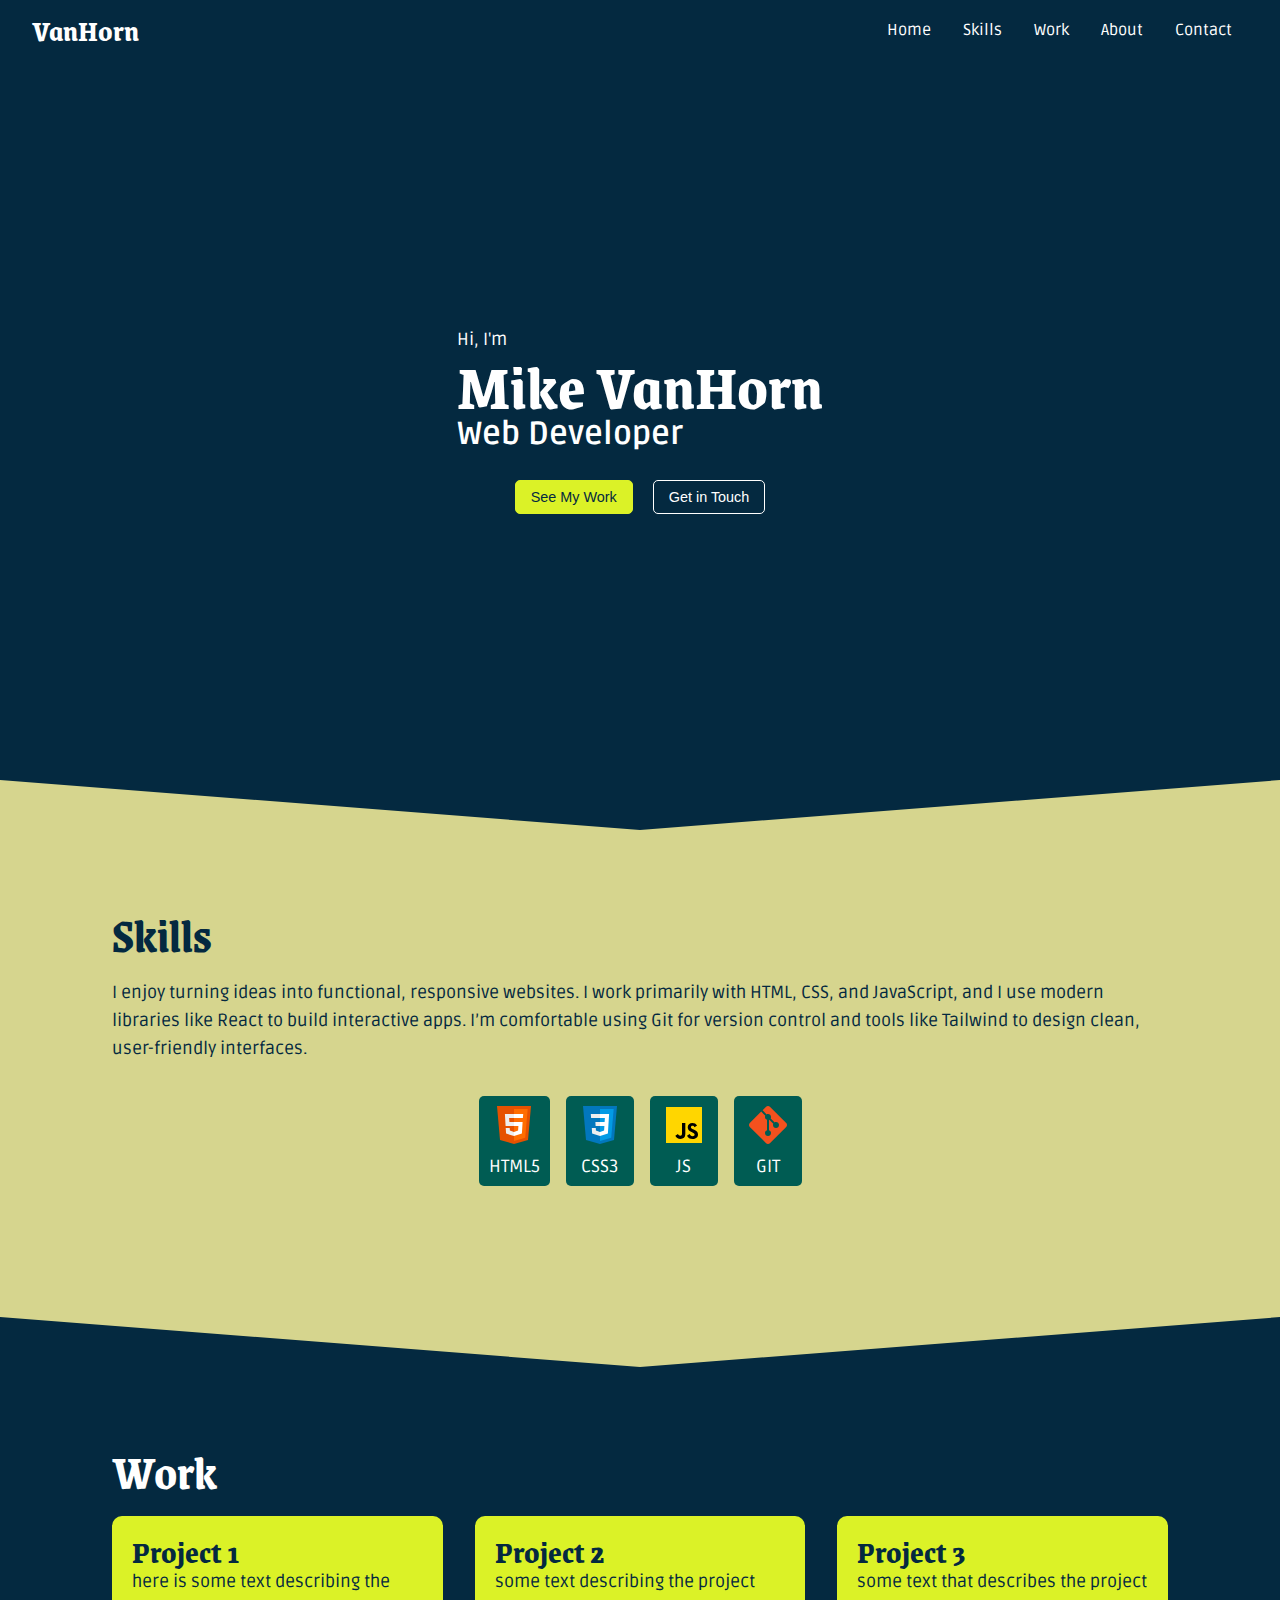
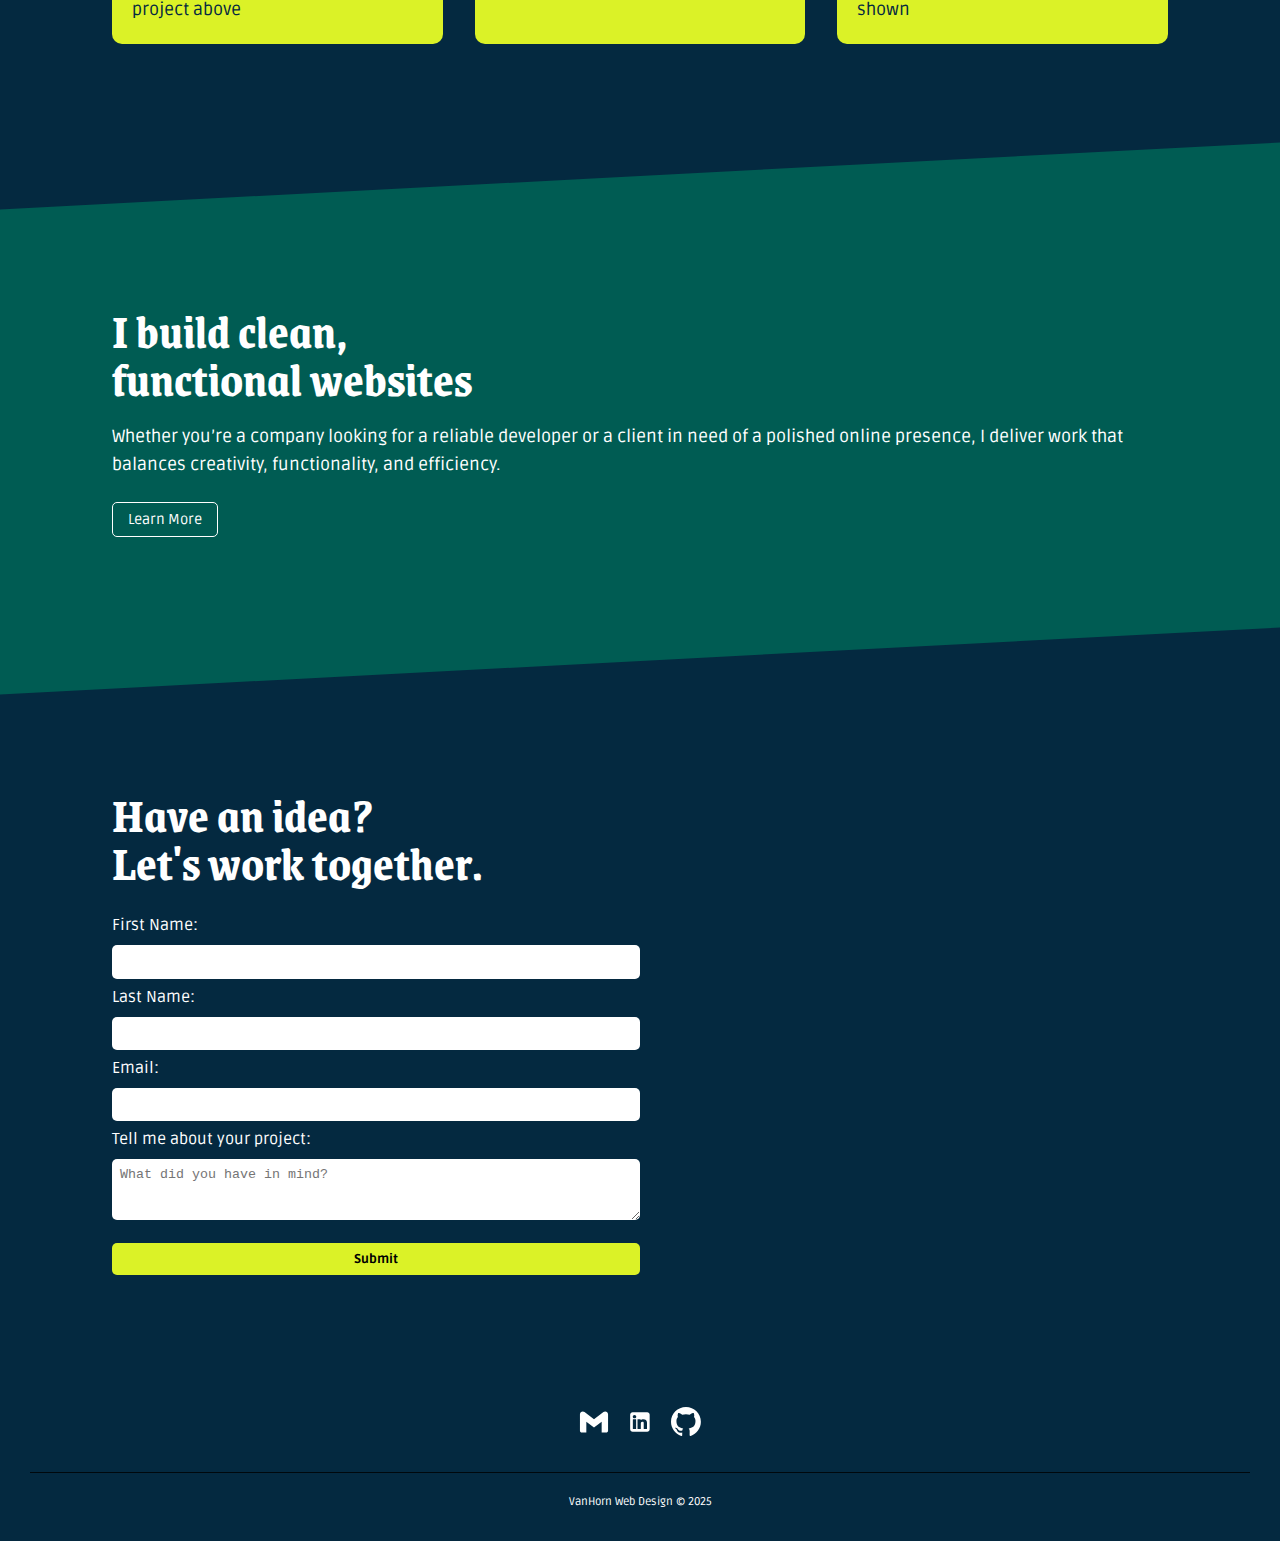
<file: index.html>
<!DOCTYPE html>
<html lang="en">
<head>
    <meta charset="UTF-8">
    <meta name="viewport" content="width=device-width, inital-scale=1.0">
    <meta name="description" content="Portfolio">
 <link rel="stylesheet" href="styles.css">
 <link rel="preconnect" href="https://fonts.googleapis.com">
<link rel="preconnect" href="https://fonts.gstatic.com" crossorigin>
<link href="https://fonts.googleapis.com/css2?family=Ruda:wght@400..900&display=swap" rel="stylesheet">
<link href="https://fonts.googleapis.com/css2?family=Grenze:ital,wght@0,100;0,200;0,300;0,400;0,500;0,600;0,700;0,800;0,900;1,100;1,200;1,300;1,400;1,500;1,600;1,700;1,800;1,900&display=swap" rel="stylesheet">
 <script src="script.js" defer></script>
 <title>VanHorn | Web Dev</title>
</head>
    <body> 
        <nav class="navbar">
            <div class="navbar-container">
                <a href="index.html" class="navbar-logo">VanHorn</a>
                <button class="navbar-toggle">
                    <span class="bar"></span>
                    <span class="bar"></span>
                    <span class="bar"></span>
                </button>
                <div class="overlay"></div>
            <ul class="navbar-menu">
                <li><a class="active" href="index.html">Home</a></li>
                <li><a href="#skills">Skills</a></li>
                <li><a href="#work">Work</a></li>
                <li><a href="about.html">About</a></li>
                <li><a href="#contact-form">Contact</a></li>
            </ul>
            </iv>
        </nav>

    <div id="content">
        <section id="header">
            <div id="wrapper"> 
            <div class="intro-container">
                <p>Hi, I'm</p>
                <h1>Mike VanHorn</h1>
                <h4>Web Developer</h4>
            </div> <!--end of .intro-->
            <div class="hero-buttons">
                <button class="btn">See My Work</button>
                <button class="btn-2">Get in Touch</button>
            </div><!--end of hero-buttons-->
            </div><!--end of wrapper-->
        </section> <!--end of header-->

    <section id="skills">
        <div id="wrapper">
        <div class="skills-text">
            <h2>Skills</h2>
            <p>I enjoy turning ideas into functional, responsive websites. I work primarily with HTML, CSS, and JavaScript, and I use modern libraries like React to build interactive apps. I’m comfortable using Git for version control and tools like Tailwind to design clean, user-friendly interfaces.</p>
        </div>
            <ul class="skill-map">
                <li class="tag"><img src="assets/icons8-html5.svg" alt="html5"></img><p>HTML5</p></li>
                <li class="tag"><img src="assets/icons8-css3.svg" alt="css3"><p>CSS3</p></li>
                <li class="tag"><img src="assets/icons8-javascript.svg" alt="js"><p>JS</p></li>
                <li class="tag"><img src="assets/icons8-git.svg" alt="git"><p>GIT</p></li>
            </ul>
            </div> <!--end wrapper-->
    </section> <!--end of skills-->

    <section id="work">
        <div id="wrapper">
        <h2>Work</h2>
            <ul class="work-wrapper">
                <a href="#"><li class="card">
                    <h3>Project 1</h3>
                    <p>here is some text describing the project above</p>
                </li></a>
                <a href="#"><li class="card">
                    <h3>Project 2</h3>
                    <p>some text describing the project</p>
                </li></a>
                <a href="#"><li class="card">
                    <h3>Project 3</h3>
                    <p>some text that describes the project shown</p>
                </li></a>
            </ul><!--end of project grid wrapper-->
            </div><!--end of wrapper-->
    </section> <!--end of projects-->

    <section id="hero">
        <div id="wrapper">
        <h2>I build clean,<br>functional websites</h2>
        <p>Whether you’re a company looking for a reliable developer or a client in need of a polished online presence, I deliver work that balances creativity, functionality, and efficiency.</p>
        <a class="btn-3" href="about.html">Learn More</a>
        </div><!--end of wrapper-->
    </section> <!--end of hero-->

    <section id="contact-form">
        <div id="wrapper">
            <h2>Have an idea?<br> Let's work together.</h2>
       <form>
        <fieldset>
            <label for="first-name">First Name:<input id="first-name" type="text" required></input></label>
            <label for="last-name">Last Name:<input id="last-name" type="text" required></input></label>
            <label for="email">Email:<input id="email" type="email" required></input></label>
            <label for="context">Tell me about your project:<textarea id="context" rows="3" cols="30" placeholder="What did you have in mind?"></textarea></label>
            <input type="submit" id="submit" value="Submit">
        </fieldset>
       </form>
       </div>
    </section> <!--end of contact form-->

    <footer>
         <ul class="contact-wrapper">
            <li>
            <a href="mailto:mtvanhorn97@gmail.com"><img class="social" src="assets/gmail.svg" alt="gmail"></img></a>
            </li>
            <li>
                <a target="_blank" href="https://www.linkedin.com/in/michael-vanhorn-5b4b021b4/"><img class="social" src="assets/linkedin.svg" alt="linkedin"></img></a>
            </li>
            <li>
                <a target="_blank" href="https://github.com/vanhorn97"><img     class="social" src="assets/github.svg" alt="github"></a>
            </li>
        </ul>
        <div class="copyright">
            <p>VanHorn Web Design © 2025</p>
        </div>
    </footer>
</div> <!--end of content-->

</body>
</html>
</file>
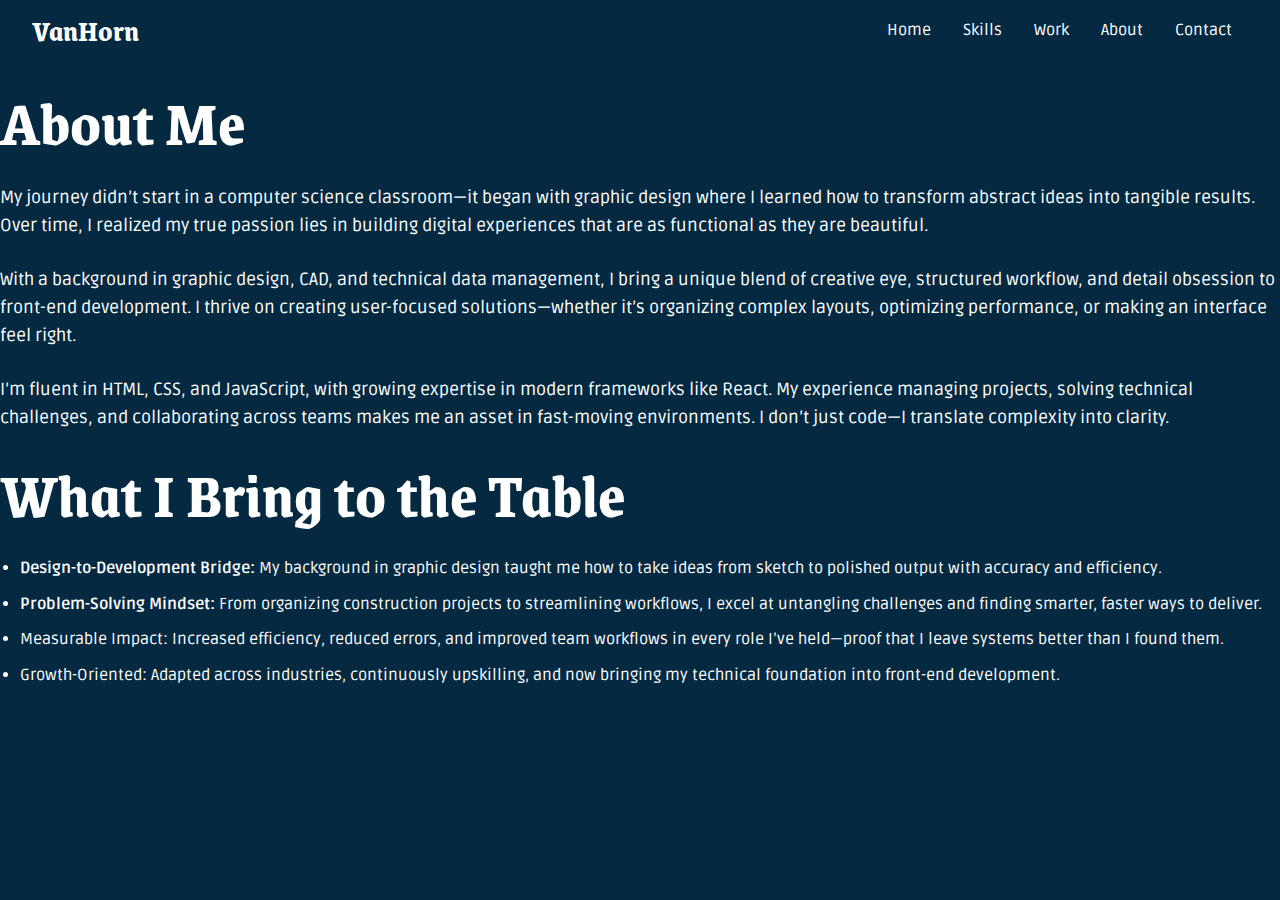
<file: about.html>
<!DOCTYPE html>
<html lang="en">
<head>
    <meta charset="UTF-8">
    <meta name="viewport" content="width=device-width, initial-scale=1.0">
    <link rel="stylesheet" href="styles.css">
    <link rel="preconnect" href="https://fonts.googleapis.com">
<link rel="preconnect" href="https://fonts.gstatic.com" crossorigin>
<link href="https://fonts.googleapis.com/css2?family=Ruda:wght@400..900&display=swap" rel="stylesheet">
<link href="https://fonts.googleapis.com/css2?family=Grenze:ital,wght@0,100;0,200;0,300;0,400;0,500;0,600;0,700;0,800;0,900;1,100;1,200;1,300;1,400;1,500;1,600;1,700;1,800;1,900&display=swap" rel="stylesheet">
 <script src="script.js" defer></script>
    <title>VanHorn | About Me</title>
</head>
<body>
    <nav class="navbar">
            <div class="navbar-container">
                <a href="index.html" class="navbar-logo">VanHorn</a>
                <button class="navbar-toggle">
                    <span class="bar"></span>
                    <span class="bar"></span>
                    <span class="bar"></span>
                </button>
                <div class="overlay"></div>
            <ul class="navbar-menu">
                <li><a class="active" href="index.html">Home</a></li>
                <li><a href="index.html">Skills</a></li>
                <li><a href="index.html">Work</a></li>
                <li><a href="about.html">About</a></li>
                <li><a href="index.html">Contact</a></li>
            </ul>
            </iv>
        </nav>
    <section id="About">
        <div>
            <h1>About Me</h1>
            <p>My journey didn’t start in a computer science classroom—it began with graphic design where I learned how to transform abstract ideas into tangible results. Over time, I realized my true passion lies in building digital experiences that are as functional as they are beautiful.</p><br>
            <p>With a background in graphic design, CAD, and technical data management, I bring a unique blend of creative eye, structured workflow, and detail obsession to front-end development. I thrive on creating user-focused solutions—whether it’s organizing complex layouts, optimizing performance, or making an interface feel right.</p><br>
            <p>I’m fluent in HTML, CSS, and JavaScript, with growing expertise in modern frameworks like React. My experience managing projects, solving technical challenges, and collaborating across teams makes me an asset in fast-moving environments. I don’t just code—I translate complexity into clarity.
            </p>
        </div>
        <div>
            <h1>What I Bring to the Table</h1>
            <ul>
                <li><b>Design-to-Development Bridge:</b> My background in graphic design taught me how to take ideas from sketch to polished output with accuracy and efficiency.</li>
                <li><b>Problem-Solving Mindset:</b> From organizing construction projects to streamlining workflows, I excel at untangling challenges and finding smarter, faster ways to deliver.</li>
                <li>Measurable Impact: Increased efficiency, reduced errors, and improved team workflows in every role I’ve held—proof that I leave systems better than I found them.</li>
                <li>Growth-Oriented: Adapted across industries, continuously upskilling, and now bringing my technical foundation into front-end development.</li>
            </ul>
        </div>
    </section>
</body>
</html>
</file>
<file: styles.css>
* {
    margin: 0;
    box-sizing: border-box;
    text-decoration: none;
    list-style: none;
}
:root {
    --primary-color: #042940;
    --secondary-color: #DBF227;
    --accent-color-1: #9FC131;
    --accent-color-2: #D6D58E;
    --accent-color-3: #005C53;
    --font-heading: 'Grenze', serif;
    --font-stack: 'Ruda', Arial, sans-serif;
}
html{
    scroll-behavior: smooth !important;
}
section:last-of-type {
    padding-top: 0;
}
ul {
    padding: 0;
}
ul li a {
    text-decoration: none;
    color: #fff;
}
#About h1 {
    margin-block: 30px;
}
#About {
    line-height: 1.6;
}
#About ul li {
    list-style: disc;
    margin-left: 20px;
    margin-bottom: 10px;
}
body {
    font-family: var(--font-stack);
    background-color: var(--primary-color);
    color: #fff;
}
.intro-container {
    margin-bottom: 30px;
}
.hero-buttons {
    display: flex;
    gap: 20px;
    align-items: center;
    justify-content: center;
}
.btn, .btn-2, .btn-3 {
    padding: 8px 15px;
    border-radius: 5px;
    cursor: pointer;
    font-size: .9rem;
    transition: all 0.4s ease;
    font-weight: 200;
}
.btn {
    background-color: var(--secondary-color);
    color: var(--primary-color);
    border: 1px solid var(--secondary-color);
}
.btn-2 {
    background-color: var(--primary-color);
    color: #fff;
    border: 1px solid #fff;
}
.btn-3 {
    background-color: var(--accent-color-3);
    color: #fff;
    border: 1px solid #fff;
}
.btn:hover {
    background-color: var(--accent-color-1);
    scale: 1.05;
    border: 1px solid var(--accent-color-1);
}
.btn-2:hover {
    background-color: #fff;
    scale: 1.05;
    border: 1px solid #fff;
    color: var(--primary-color);
}
.btn-3:hover {
    background-color: #fff;
    scale: 1.05;
    border: 1px solid #fff;
    color: var(--accent-color-3);
}
.bar {
    display: block;
    width: 25px;
    height: 3px;
    background-color: #fff;
    margin: 5px auto;
    transition: all 0.3s ease-in-out;
}
.work-wrapper a {
    width: 100%;
}
.copyright {
    text-align: center;
    font-size: .6rem
}
form {
    width: 50%;
}
#contact-form h1 {
    margin-bottom: 4rem;
}
.contact-wrapper {
    display: flex;
    flex-direction: row;
    align-items: center;
    justify-content: center;
    gap: 1rem;
}
.copyright {
    margin: 30px;
    padding-top: 20px;
    border-top: 1.3px solid rgba(0,0,0,0.8)
}
fieldset {
    width: 100%;
    border: none;
    padding: 0;
}
footer p {
    font-size: .7rem;
}
label {
    display: block;
    margin: 0.5rem 0;
}
input,
textarea,
select {
    margin: 10px 0 0 0;
    width: 100%;
    min-height: 2.5em;
    border-radius: 5px;
    border: none;
    padding: .5rem;
}
p {
    line-height: 1.6;
    font-size: clamp(.7rem, .7rem + 0.5vw, 1.1rem);
}
h1, h2, h3, h4 {
    line-height: 1;
}
h1, h2, h3 {
    font-family: var(--font-heading);
}
h4 {
    font-family: var(--font-stack);
}
h1  { 
    font-size: clamp(3rem, 3rem + 3vw, 4rem);
    line-height: 1;
}
h2 {
    font-size: clamp(2rem, 2rem + 2vw, 3rem);
    line-height: 1;
    margin-bottom: 20px;
}
h3 {
    font-size: clamp(1.4rem, 1.4rem + 1.8vw, 2rem);
}
h4 {
    font-size: clamp(1.4rem, 1.4rem + 1.8vw, 2rem);
}
#header {
    height: 80vh;
    width: 100%;
    display: flex;
    flex-direction: column;
    justify-content: center;
    align-items: center;
}
#hero {
    position: relative;
    isolation: isolate;
    color: #fff;
}
#hero::after {
    content: '';
    position: absolute;
    background-color: var(--accent-color-3);
    inset: 0;
    transform: skewY(-3deg);
    z-index: -1;
}
#hero p {
    margin-bottom: 30px;
}
.navbar {
    position: sticky;
    display: flex;
    justify-content: center;
    align-items: center;
    background-color: var(--primary-color);
    width: 100%;
    top: 0;
    z-index: 999;
}
.navbar-container {
    display: flex;
    align-items: center;
    justify-content: space-between;
    max-width: 1600px;
    width: 100%;
    height: 60px;
    padding: 0 2rem;
}
.navbar-logo {
    font-family: 'Grenze';
    font-weight: 400;
    font-size: 1.9rem;
    font-weight: bold;
    color: #fff;
    text-decoration: none;
    cursor: pointer;
    transition: scale .3s ease-in-out;
}
.navbar-logo:hover {
    scale: 1.05;
}
.navbar-menu {
    display: flex;
    height: 100%;
    list-style: none;
    text-align: center;
    align-items: center;
}
.navbar-menu li a {
    text-decoration: none;
    color: #fff;
    font-size: clamp(.8rem, 1rem + 1vw, 1rem);
    white-space: nowrap;
    cursor: pointer;
    transition: border-bottom 0.3s ease-in-out;
    padding: 1rem;
}
.navbar-menu li a:hover{
    border-bottom: 2px solid var(--secondary-color);
}
.navbar-toggle {
    display: none;
    background: transparent;
    border: none;
    padding: 10px;
    cursor: pointer;
}
#skills {
    padding: 0;
    position: relative;
    background-color: var(--accent-color-2);
    color: var(--primary-color);
}
#skills::before,
#skills::after {
    content: '';
    position: absolute;
    width: 100%;
    height: 50px;
    background: var(--primary-color);
    -webkit-mask-image: url('assets/triangle.svg');
}
#skills:after {
    background-color: #D6D58E;
}
.skills-text {
    margin-bottom: 2rem;
}
.skill-map {
    display: flex;
    gap: 1rem;
    align-items: center;
    justify-content: center;
    text-align: center;
}
.tag {
    background-color: var(--accent-color-3);
    color: #fff;
    padding: 5px 10px;
    border-radius: 5px;
    font-size: 0.9rem;
}
.work-wrapper {
    display: flex;
    flex-direction: row;
    gap: 2rem;
    justify-content: center;
}
#wrapper {
    max-width: 1600px;
    margin: auto;
    padding-inline: clamp(2rem, 1rem + 9vw, 7rem);
    padding-block: clamp(6rem, 1rem + 9vw, 10rem);
}
.card {
    flex: 1;
    background: var(--secondary-color);
    color: var(--primary-color);
    padding: 20px;
    border-radius: 10px;
    height: 100%;
    transition: all .3s ease-in-out;
}
.card:hover {
    scale: 1.05;
    background-color: var(--accent-color-1)
}
.social {
    width: 30px;
    height: auto;
}
.wrapper h1 {
    margin-bottom: 40px;
    font-size: 4rem;
    line-height: 1;
}
.wrapper p, .wrapper ul li {
    line-height: 1.8;
}
input[type="submit"] {
    background-color: var(--secondary-color);
    font-family: var(--font-stack);
    font-weight: 800;
    font-size: .8rem;
    transition: all .3s ease-in-out;
    cursor: pointer;
}
input[type="submit"]:hover {
    background-color: var(--accent-color-1);
    scale: 1.01;
}
/****************************
Responsive Styles
****************************/
@media (max-width: 1440px) {
        
}
@media (max-width: 1024px) {
    
}
@media (max-width: 768px) {
    .intro-container {
        margin-bottom: 80px;
    }
    .contact-wrapper {
        display: flex;
        gap: 1rem;
    }
    form {
        width: 100%;
    }
    .work-wrapper {
        flex-direction: column;
        flex-wrap: nowrap;
        align-items: center;
    }
    fieldset {
        width: 100%;
    }
    .navbar {
        backdrop-filter: none;
    }
    .navbar-menu {
        position: fixed;
        top: 0;
        flex-direction: column;
        align-items: flex-start;
        text-align: left;
        height: 100vh;
        width: 250px;
        right: -250px;
        transition: right .4s ease;
        padding: 5rem 0;
        background-color: var(--accent-color-3);
        z-index: 998;
    }
    .navbar-menu.active {
        display: flex;
        right: 0;
    }
    .navbar-menu li {
        width: 100%;
    }
    .navbar-menu li a {
        display: block;
        width: 100%;
        padding: 1rem 2rem;
        transition: background-color .4s ease;
    }
    .navbar-menu li a:hover {
        border: none;
        background-color: var(--primary-color);
    }
    .navbar-toggle {
        display: block;
        z-index: 999;
    }
    .navbar-toggle.active .bar:nth-child(2) {
        opacity: 0;
    }
    .navbar-toggle.active .bar:nth-child(1) {
        transform: translateY(8px) rotate(45deg);
    }
    .navbar-toggle.active .bar:nth-child(3) {
        transform: translateY(-8px) rotate(-45deg);
    }
    .overlay {
        position: fixed;
        top: 0;
        left: 0;
        width: 100%;
        height: 100%;
        background: rgba(0,0,0,0.5);
        opacity: 0;
        visibility: hidden;
        transition: opacity 0.3s ease;
        z-index: 997; 
    }
    .overlay.active {
        opacity: 1;
        visibility: visible;
    }
}
@media (max-width: 480px) {
    .navbar-logo {
        display: flex;
    }
    .navbar-container {
        justify-content: space-between;
    }
    .hero-buttons {
        flex-direction: column;
        gap: 10px;
    }
}
@media (max-width: 320px) {
    .skill-map {
        flex-direction: row;
        flex-wrap: wrap;
    }
}
</file>
